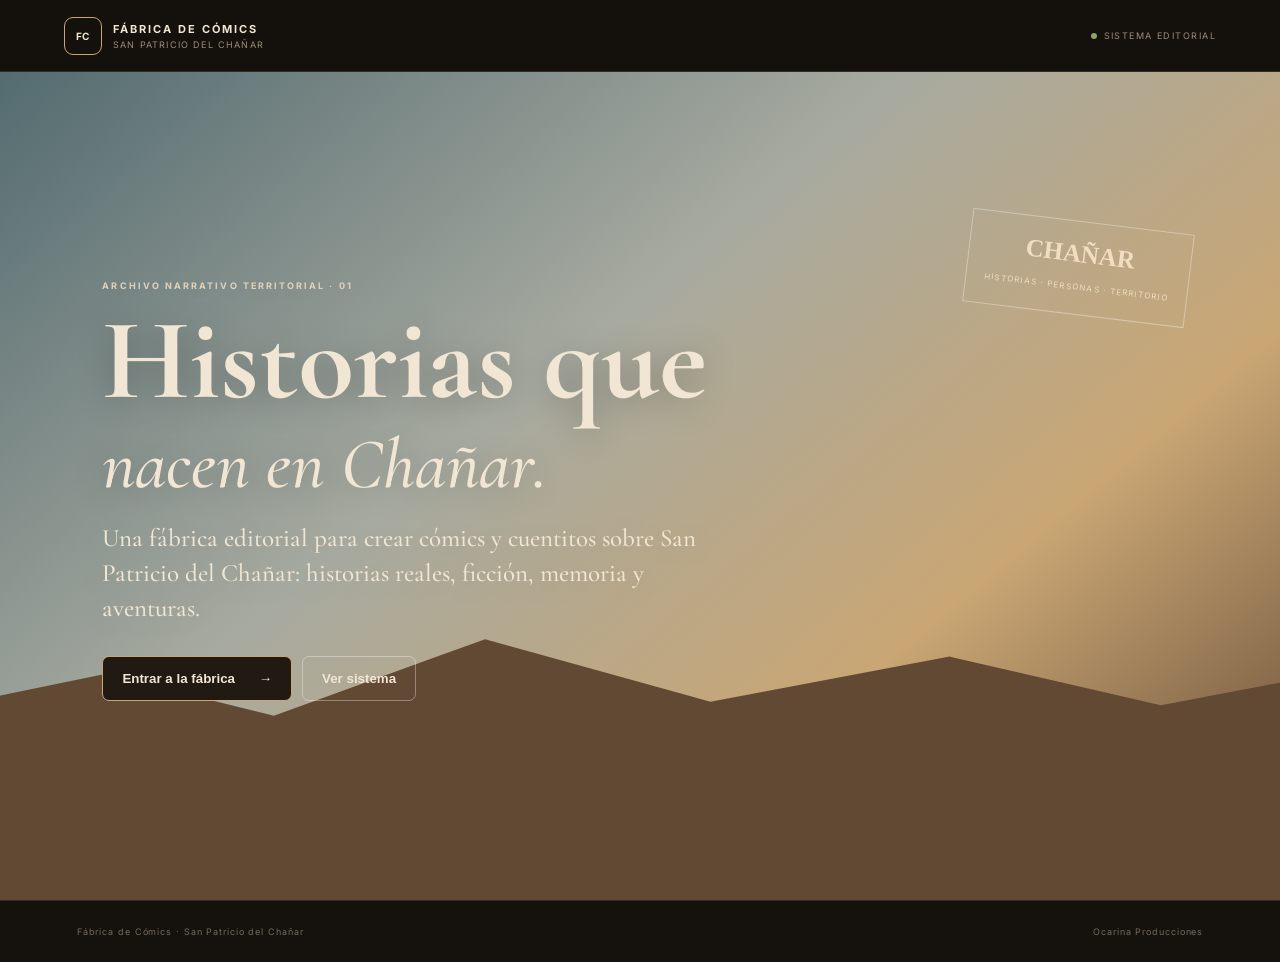
<file: index.html>
<!doctype html>
<html lang="es">
<head>
<meta charset="utf-8">
<meta name="viewport" content="width=device-width,initial-scale=1">
<meta name="theme-color" content="#15120e">
<meta name="description" content="Fábrica de Cómics de San Patricio del Chañar. Sistema editorial para crear cuentos y cómics históricos y de ficción territorial.">
<title>Fábrica de Cómics · San Patricio del Chañar</title>
<link rel="stylesheet" href="styles.css">
</head>
<body>
<header class="topbar">
  <a class="brand" href="./"><span class="mark">FC</span><span><strong>FÁBRICA DE CÓMICS</strong><small>SAN PATRICIO DEL CHAÑAR</small></span></a>
  <div class="status"><span class="dot"></span>SISTEMA EDITORIAL</div>
</header>

<main>
<section class="hero">
  <div class="hero-bg"></div>
  <div class="hero-grid"></div>
  <div class="hero-content">
    <p class="kicker">ARCHIVO NARRATIVO TERRITORIAL · 01</p>
    <h1>Historias que<br><em>nacen en Chañar.</em></h1>
    <p class="lead">Una fábrica editorial para crear cómics y cuentitos sobre San Patricio del Chañar: historias reales, ficción, memoria y aventuras.</p>
    <div class="actions"><button id="openFactory" class="primary">Entrar a la fábrica <span>→</span></button><button id="openMap" class="ghost">Ver sistema</button></div>
  </div>
  <div class="hero-stamp">CHAÑAR<br><small>HISTORIAS · PERSONAS · TERRITORIO</small></div>
</section>

<section id="factory" class="factory hidden">
  <div class="section-head"><div><p class="kicker">CENTRO DE PRODUCCIÓN</p><h2>La fábrica</h2></div><span id="count">0 obras</span></div>
  <div class="factory-grid">
    <aside class="sidebar">
      <button class="filter active" data-filter="todas">Todas <b>6</b></button>
      <button class="filter" data-filter="historica">Históricas <b>2</b></button>
      <button class="filter" data-filter="ficcion">Ficción <b>2</b></button>
      <button class="filter" data-filter="mixta">Historia + ficción <b>1</b></button>
      <button class="filter" data-filter="memoria">Memoria <b>1</b></button>
    </aside>
    <div class="works" id="works"></div>
  </div>
</section>

<section id="system" class="system hidden">
  <div class="section-head"><div><p class="kicker">ARQUITECTURA</p><h2>Mucho sistema detrás.</h2></div></div>
  <div class="pipeline">
    <div><b>01</b><strong>Archivo</strong><span>fuentes · lugares · personas · objetos</span></div>
    <i>→</i><div><b>02</b><strong>Historia</strong><span>hechos · testimonios · ficción</span></div>
    <i>→</i><div><b>03</b><strong>Guion</strong><span>escenas · personajes · ritmo</span></div>
    <i>→</i><div><b>04</b><strong>Arte</strong><span>modelos · territorio · continuidad</span></div>
    <i>→</i><div><b>05</b><strong>Obra</strong><span>cómic · cuento · experiencia digital</span></div>
  </div>
  <div class="truth">
    <div><span>H</span><strong>HISTORIA</strong><p>Hechos respaldados por fuentes.</p></div>
    <div><span>M</span><strong>MEMORIA</strong><p>Testimonios y recuerdos, identificados como tales.</p></div>
    <div><span>T</span><strong>TERRITORIO</strong><p>Inspiración nacida del lugar.</p></div>
    <div><span>F</span><strong>FICCIÓN</strong><p>Personajes y acontecimientos inventados.</p></div>
  </div>
</section>
</main>
<footer><span>Fábrica de Cómics · San Patricio del Chañar</span><span>Ocarina Producciones</span></footer>
<script src="app.js"></script>
</body>
</html>
</file>
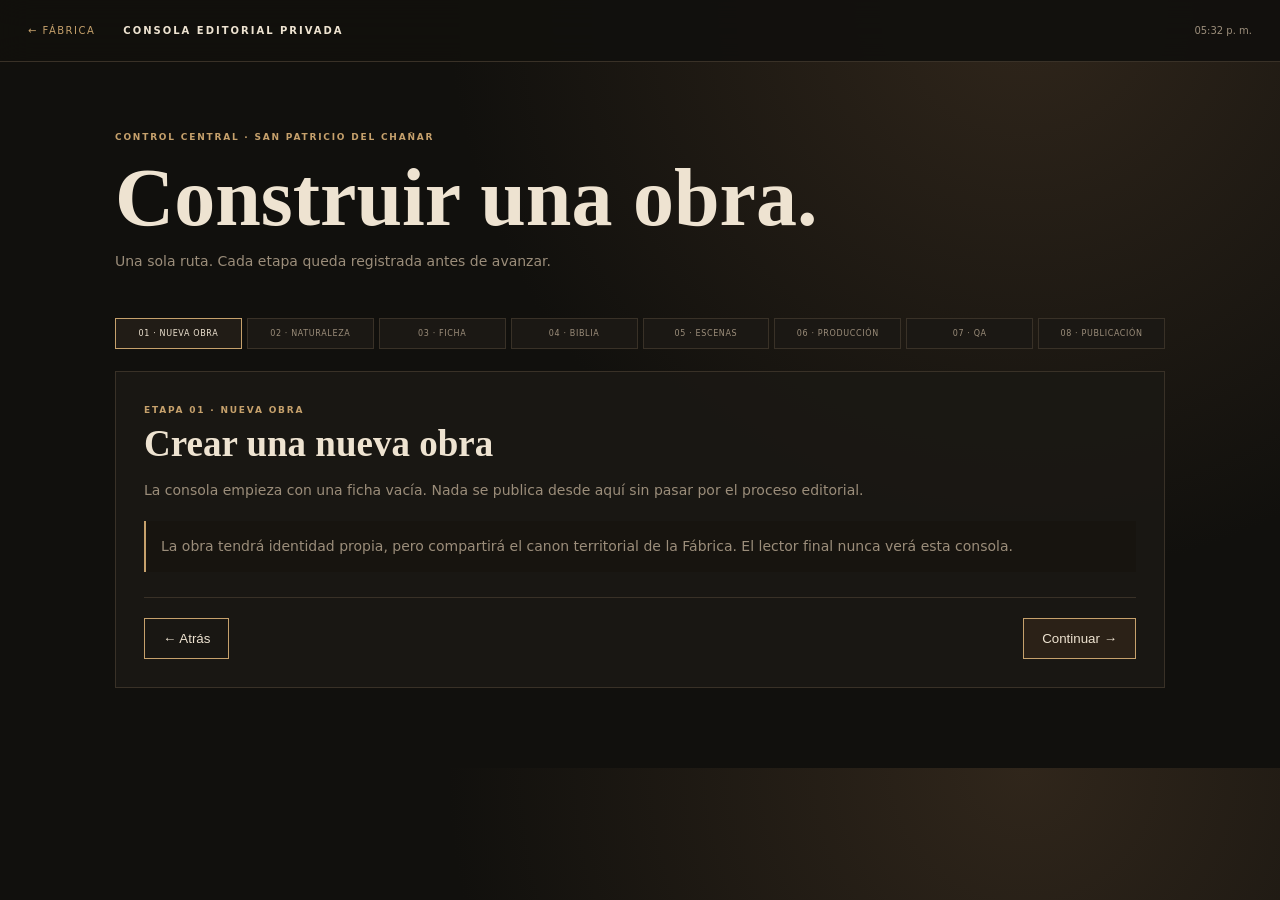
<file: console.html>
<!doctype html>
<html lang="es">
<head>
<meta charset="utf-8"><meta name="viewport" content="width=device-width,initial-scale=1">
<title>Consola Editorial · Fábrica de Cómics</title><link rel="stylesheet" href="console.css">
</head>
<body>
<header class="bar"><a href="index.html">← FÁBRICA</a><strong>CONSOLA EDITORIAL PRIVADA</strong><span id="clock"></span></header>
<main>
<section class="intro"><span>CONTROL CENTRAL · SAN PATRICIO DEL CHAÑAR</span><h1>Construir una obra.</h1><p>Una sola ruta. Cada etapa queda registrada antes de avanzar.</p></section>
<nav class="steps" id="steps"></nav>
<section class="workspace" id="workspace"></section>
</main>
<script src="console.js"></script>
</body>
</html>
</file>
<file: styles.css>
@import url('https://fonts.googleapis.com/css2?family=Cormorant+Garamond:wght@500;600;700&family=Inter:wght@400;500;600;700&display=swap');
:root{--night:#15120e;--panel:#211b15;--paper:#f1e6d4;--sand:#c9a674;--earth:#765438;--muted:#9b8c7a;--line:rgba(241,230,212,.12)}
*{box-sizing:border-box}html{scroll-behavior:smooth;background:var(--night)}body{margin:0;background:var(--night);color:var(--paper);font-family:Inter,system-ui,sans-serif}.topbar{height:72px;padding:0 clamp(18px,5vw,70px);display:flex;align-items:center;justify-content:space-between;border-bottom:1px solid var(--line);background:rgba(21,18,14,.9);backdrop-filter:blur(14px);position:sticky;top:0;z-index:20}.brand{display:flex;align-items:center;gap:11px;color:inherit;text-decoration:none}.mark{width:38px;height:38px;border:1px solid var(--sand);display:grid;place-items:center;border-radius:9px;font-size:10px;font-weight:700;letter-spacing:.08em}.brand strong,.brand small{display:block}.brand strong{font-size:11px;letter-spacing:.18em}.brand small{font-size:9px;color:var(--muted);letter-spacing:.13em;margin-top:3px}.status{font-size:9px;letter-spacing:.16em;color:var(--muted)}.dot{display:inline-block;width:6px;height:6px;background:#91a36d;border-radius:50%;margin-right:7px}
.hero{min-height:calc(100vh - 72px);position:relative;overflow:hidden;display:flex;align-items:center;padding:8vw}.hero-bg{position:absolute;inset:0;background:linear-gradient(140deg,#536b70 0,#a7aaa0 40%,#c9a674 70%,#614733 100%)}.hero-grid{position:absolute;inset:0;opacity:.12;background:linear-gradient(90deg,transparent 49.8%,#fff 50%,transparent 50.2%),linear-gradient(0deg,transparent 49.8%,#fff 50%,transparent 50.2%);background-size:90px 90px;transform:perspective(600px) rotateX(58deg) translateY(25%);transform-origin:center bottom}.hero:after{content:"";position:absolute;inset:auto -5% 0;height:42%;background:#624934;clip-path:polygon(0 45%,12% 35%,24% 47%,39% 25%,55% 43%,72% 30%,87% 44%,100% 34%,100% 100%,0 100%)}.hero-content{position:relative;z-index:3;max-width:780px;text-shadow:0 4px 35px rgba(0,0,0,.28)}.kicker{font-size:9px;font-weight:700;letter-spacing:.23em;color:#e1d1b8}.hero h1{font:700 clamp(58px,9vw,128px)/.78 'Cormorant Garamond',serif;margin:25px 0}.hero h1 em{font-size:.62em;font-weight:500}.lead{max-width:630px;font:500 clamp(18px,2.1vw,25px)/1.4 'Cormorant Garamond',serif}.actions{display:flex;gap:10px;margin-top:30px}.primary,.ghost{padding:14px 19px;border-radius:7px;font-weight:700;border:1px solid var(--sand)}.primary{background:#211a13;color:var(--paper)}.ghost{background:transparent;color:var(--paper);border-color:rgba(255,255,255,.35)}.primary span{margin-left:20px}.hero-stamp{position:absolute;right:7vw;top:18%;z-index:3;text-align:center;border:1px solid rgba(255,255,255,.35);padding:18px;transform:rotate(7deg);font:700 25px Georgia;color:#f0ddc2}.hero-stamp small{font:8px Inter;letter-spacing:.16em}
.hidden{display:none!important}.factory,.system{max-width:1200px;margin:auto;padding:90px 28px}.section-head{display:flex;align-items:end;justify-content:space-between;border-bottom:1px solid var(--line);padding-bottom:20px;margin-bottom:25px}.section-head h2{font:600 clamp(40px,5vw,68px) 'Cormorant Garamond',serif;margin:7px 0 0}.section-head>span{font-size:10px;color:var(--muted);letter-spacing:.15em}.factory-grid{display:grid;grid-template-columns:220px 1fr;gap:30px}.sidebar{display:grid;align-content:start;gap:5px}.filter{display:flex;justify-content:space-between;padding:13px;border:1px solid transparent;background:transparent;color:var(--muted);text-align:left;border-radius:6px}.filter.active,.filter:hover{background:var(--panel);color:var(--paper);border-color:var(--line)}.filter b{font-size:10px}.works{display:grid;grid-template-columns:repeat(2,minmax(0,1fr));gap:15px}.card{background:var(--panel);border:1px solid var(--line);padding:22px;min-height:230px;display:flex;flex-direction:column;justify-content:space-between;transition:.2s}.card:hover{transform:translateY(-3px);border-color:rgba(201,166,116,.5)}.type{font-size:9px;letter-spacing:.18em;color:var(--sand);font-weight:700}.card h3{font:600 31px/1 'Cormorant Garamond',serif;margin:35px 0 10px}.card p{font-size:12px;line-height:1.6;color:var(--muted);margin:0}.card-foot{display:flex;justify-content:space-between;margin-top:24px;font-size:9px;color:#766a5c;letter-spacing:.1em}.system{border-top:1px solid var(--line)}.pipeline{display:grid;grid-template-columns:1fr auto 1fr auto 1fr auto 1fr auto 1fr;gap:12px;align-items:center}.pipeline div{padding:20px;background:var(--panel);border:1px solid var(--line);min-height:150px}.pipeline b{display:block;color:var(--sand);font-size:9px;letter-spacing:.18em}.pipeline strong{display:block;font:600 28px 'Cormorant Garamond',serif;margin:22px 0 5px}.pipeline span{font-size:10px;color:var(--muted);line-height:1.5}.pipeline i{color:var(--sand);font-style:normal}.truth{display:grid;grid-template-columns:repeat(4,1fr);gap:10px;margin-top:30px}.truth div{padding:20px;border:1px solid var(--line);background:#1a1611}.truth span{display:block;font:700 22px Georgia;color:var(--sand);margin-bottom:16px}.truth strong{font-size:10px;letter-spacing:.16em}.truth p{font-size:11px;color:var(--muted);line-height:1.5}footer{display:flex;justify-content:space-between;padding:25px 6vw;border-top:1px solid var(--line);color:#766a5c;font-size:9px;letter-spacing:.1em}
@media(max-width:800px){.status{display:none}.hero{min-height:calc(100vh - 72px);padding:45px 22px;align-items:start}.hero-stamp{right:20px;top:auto;bottom:15%;font-size:17px}.factory,.system{padding:60px 16px}.factory-grid{grid-template-columns:1fr}.sidebar{grid-template-columns:repeat(2,1fr)}.works{grid-template-columns:1fr}.pipeline{grid-template-columns:1fr}.pipeline i{display:none}.truth{grid-template-columns:1fr 1fr}.card h3{font-size:28px}footer{display:block;line-height:2}}
@media(max-width:480px){.truth{grid-template-columns:1fr}.brand strong{font-size:9px}.brand small{font-size:7px}}
</file>
<file: console.css>
:root{--bg:#11100d;--panel:#1b1814;--panel2:#211c16;--paper:#eee3d1;--muted:#9b8d7a;--line:#393127;--accent:#c6a16c;--ok:#849b70}*{box-sizing:border-box}body{margin:0;background:radial-gradient(circle at 80% 0,#30261b 0,#11100d 45%);color:var(--paper);font:14px Inter,system-ui,sans-serif}.bar{height:62px;border-bottom:1px solid var(--line);display:flex;align-items:center;gap:28px;padding:0 28px;position:sticky;top:0;background:rgba(17,16,13,.94);backdrop-filter:blur(15px);z-index:5}.bar a{color:var(--accent);text-decoration:none;font-size:10px;letter-spacing:.15em}.bar strong{font-size:10px;letter-spacing:.2em}.bar span{margin-left:auto;color:var(--muted);font-size:10px}.intro{max-width:1100px;margin:0 auto;padding:65px 25px 35px}.intro span,.eyebrow{font-size:9px;letter-spacing:.2em;color:var(--accent);font-weight:700}.intro h1{font:600 clamp(48px,7vw,82px)/.9 Georgia,serif;margin:18px 0}.intro p{color:var(--muted);max-width:600px}.steps{max-width:1100px;margin:auto;padding:0 25px 22px;display:grid;grid-template-columns:repeat(8,1fr);gap:5px}.step{border:1px solid var(--line);background:var(--panel);padding:10px 7px;color:var(--muted);font-size:8px;letter-spacing:.08em;text-align:center}.step.active{border-color:var(--accent);color:var(--paper);background:var(--panel2)}.step.done{color:var(--ok)}.workspace{max-width:1100px;margin:auto;padding:0 25px 80px}.panel{border:1px solid var(--line);background:rgba(27,24,20,.88);padding:28px}.panel h2{font:600 37px Georgia,serif;margin:6px 0 10px}.panel>p{color:var(--muted);line-height:1.6}.grid{display:grid;grid-template-columns:repeat(2,1fr);gap:12px;margin-top:24px}.choice{border:1px solid var(--line);background:var(--panel2);padding:20px;text-align:left;color:var(--paper);cursor:pointer;min-height:125px}.choice:hover,.choice.selected{border-color:var(--accent)}.choice b{display:block;color:var(--accent);font-size:9px;letter-spacing:.15em;margin-bottom:16px}.choice strong{font:600 25px Georgia,serif}.choice small{display:block;color:var(--muted);line-height:1.5;margin-top:8px}.fields{display:grid;grid-template-columns:repeat(2,1fr);gap:14px;margin-top:24px}.field{display:grid;gap:7px}.field.full{grid-column:1/-1}.field label{font-size:9px;letter-spacing:.14em;color:var(--accent);font-weight:700}.field input,.field textarea,.field select{width:100%;background:#12110e;border:1px solid var(--line);color:var(--paper);padding:13px;border-radius:3px;font:inherit}.field textarea{min-height:110px;resize:vertical}.actions{display:flex;justify-content:space-between;margin-top:25px;padding-top:20px;border-top:1px solid var(--line)}button.next,button.back{padding:12px 18px;border:1px solid var(--accent);background:transparent;color:var(--paper);cursor:pointer}.next{background:#2b2117!important}.summary{display:grid;grid-template-columns:repeat(3,1fr);gap:10px;margin-top:22px}.summary div{background:#15130f;border:1px solid var(--line);padding:15px}.summary span{display:block;font-size:8px;color:var(--muted);letter-spacing:.12em}.summary b{display:block;margin-top:7px}.notice{padding:15px;border-left:2px solid var(--accent);background:#17140f;color:var(--muted);line-height:1.5;margin-top:20px}.scene{display:grid;grid-template-columns:70px 1fr auto;gap:14px;align-items:center;border:1px solid var(--line);padding:14px;margin-top:8px;background:#171511}.scene-num{font:600 26px Georgia;color:var(--accent)}.scene p{margin:4px 0;color:var(--muted);font-size:12px}.tag{font-size:8px;letter-spacing:.1em;color:var(--ok)}@media(max-width:700px){.bar{padding:0 15px}.bar strong{display:none}.intro,.workspace{padding-left:15px;padding-right:15px}.steps{padding-left:15px;padding-right:15px;grid-template-columns:repeat(4,1fr)}.grid,.fields,.summary{grid-template-columns:1fr}.field.full{grid-column:auto}.panel{padding:19px}.scene{grid-template-columns:48px 1fr}.scene button{grid-column:2}.bar span{display:none}}
</file>
